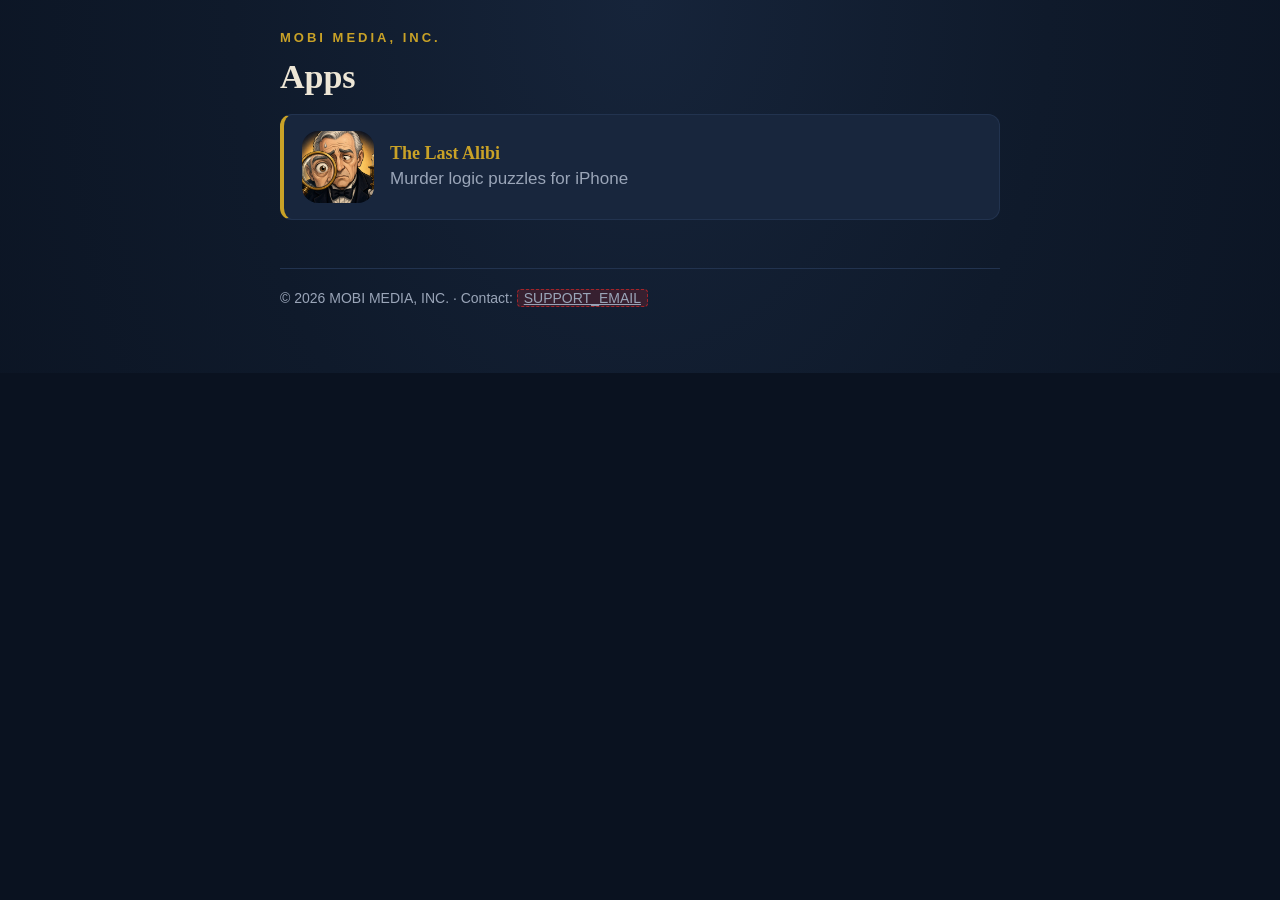
<file: index.html>
<!doctype html>
<html lang="en">
<head>
<meta charset="utf-8">
<meta name="viewport" content="width=device-width,initial-scale=1">
<title>MOBI MEDIA, INC. · Apps</title>
<link rel="icon" href="the-last-alibi/favicon.png">
<link rel="stylesheet" href="the-last-alibi/style.css">
</head>
<body>
<div class="wrap">
<div class="kicker">MOBI MEDIA, INC.</div>
<h1>Apps</h1>
<a href="the-last-alibi/" style="text-decoration:none;color:inherit">
<div class="card" style="display:flex;gap:16px;align-items:center">
  <img src="the-last-alibi/icon-512.jpg" alt="" width="72" height="72" style="border-radius:16px">
  <div><h3 style="margin:0;color:var(--brass)">The Last Alibi</h3><div class="muted">Murder logic puzzles for iPhone</div></div>
</div></a>
<footer>© 2026 MOBI MEDIA, INC. · Contact: <a href="mailto:SUPPORT_EMAIL"><span class="placeholder">SUPPORT_EMAIL</span></a></footer>
</div>
</body>
</html>
</file>
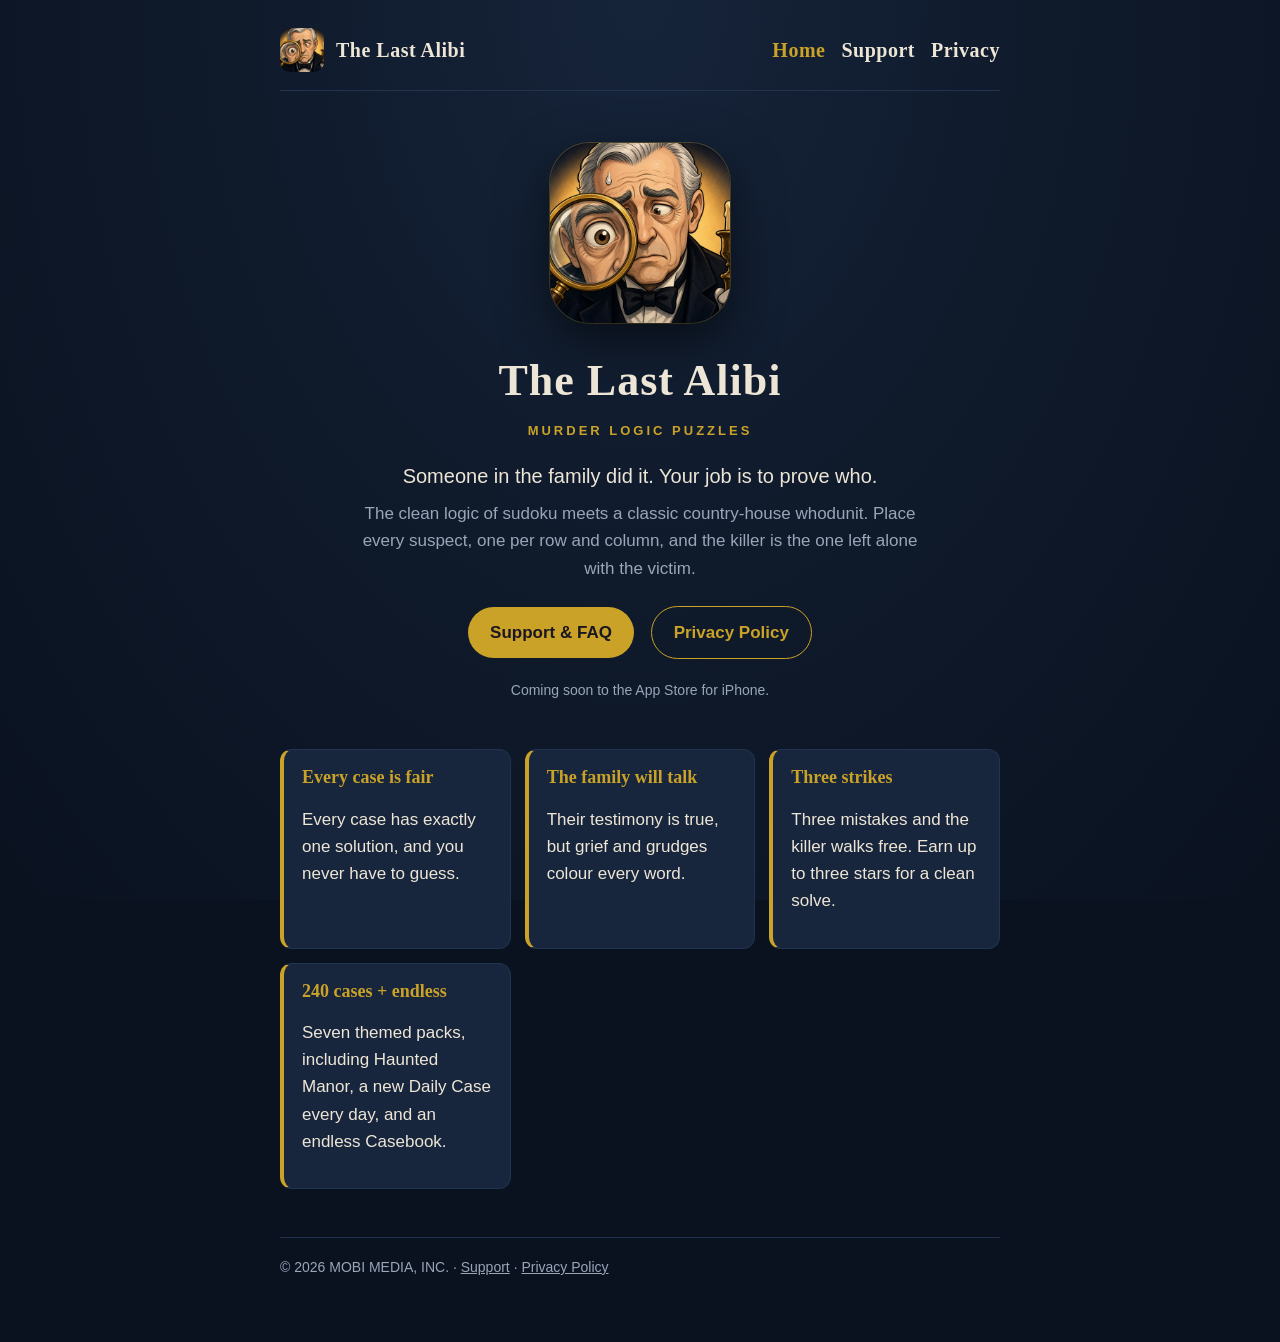
<file: the-last-alibi/index.html>
<!doctype html>
<html lang="en">
<head>
<meta charset="utf-8">
<meta name="viewport" content="width=device-width,initial-scale=1">
<title>The Last Alibi · Murder Logic Puzzles for iPhone</title>
<meta name="description" content="Someone in the family did it. Your job is to prove who. Sudoku-style murder-mystery logic puzzles for iPhone.">
<meta property="og:title" content="The Last Alibi: Murder Logic Puzzles">
<meta property="og:description" content="Someone in the family did it. Your job is to prove who.">
<meta property="og:image" content="https://retroservices1121.github.io/the-last-alibi/icon-512.jpg">
<link rel="icon" href="favicon.png">
<link rel="apple-touch-icon" href="apple-touch-icon.png">
<link rel="stylesheet" href="style.css">
</head>
<body>
<div class="wrap">
<header class="top">
  <img src="icon-512.jpg" alt="">
  <a href="./">The Last Alibi</a>
  <nav><a href="./" aria-current="page">Home</a><a href="support/">Support</a><a href="privacy/">Privacy</a></nav>
</header>

<section class="hero">
  <img src="icon-512.jpg" alt="The Last Alibi app icon" width="180" height="180">
  <h1>The Last Alibi</h1>
  <div class="kicker">Murder Logic Puzzles</div>
  <p style="font-size:20px;margin:18px auto 8px;max-width:560px">Someone in the family did it. Your job is to prove who.</p>
  <p class="muted" style="max-width:560px;margin:0 auto 18px">The clean logic of sudoku meets a classic country-house whodunit. Place every suspect, one per row and column, and the killer is the one left alone with the victim.</p>
  <a class="btn" href="support/">Support &amp; FAQ</a>
  <a class="btn ghost" href="privacy/">Privacy Policy</a>
  <p class="muted" style="font-size:14px">Coming soon to the App Store for iPhone.</p>
</section>

<div class="grid">
  <div class="card"><h3>Every case is fair</h3><p>Every case has exactly one solution, and you never have to guess.</p></div>
  <div class="card"><h3>The family will talk</h3><p>Their testimony is true, but grief and grudges colour every word.</p></div>
  <div class="card"><h3>Three strikes</h3><p>Three mistakes and the killer walks free. Earn up to three stars for a clean solve.</p></div>
  <div class="card"><h3>240 cases + endless</h3><p>Seven themed packs, including Haunted Manor, a new Daily Case every day, and an endless Casebook.</p></div>
</div>

<footer>© 2026 MOBI MEDIA, INC. · <a href="support/">Support</a> · <a href="privacy/">Privacy Policy</a></footer>
</div>
</body>
</html>
</file>
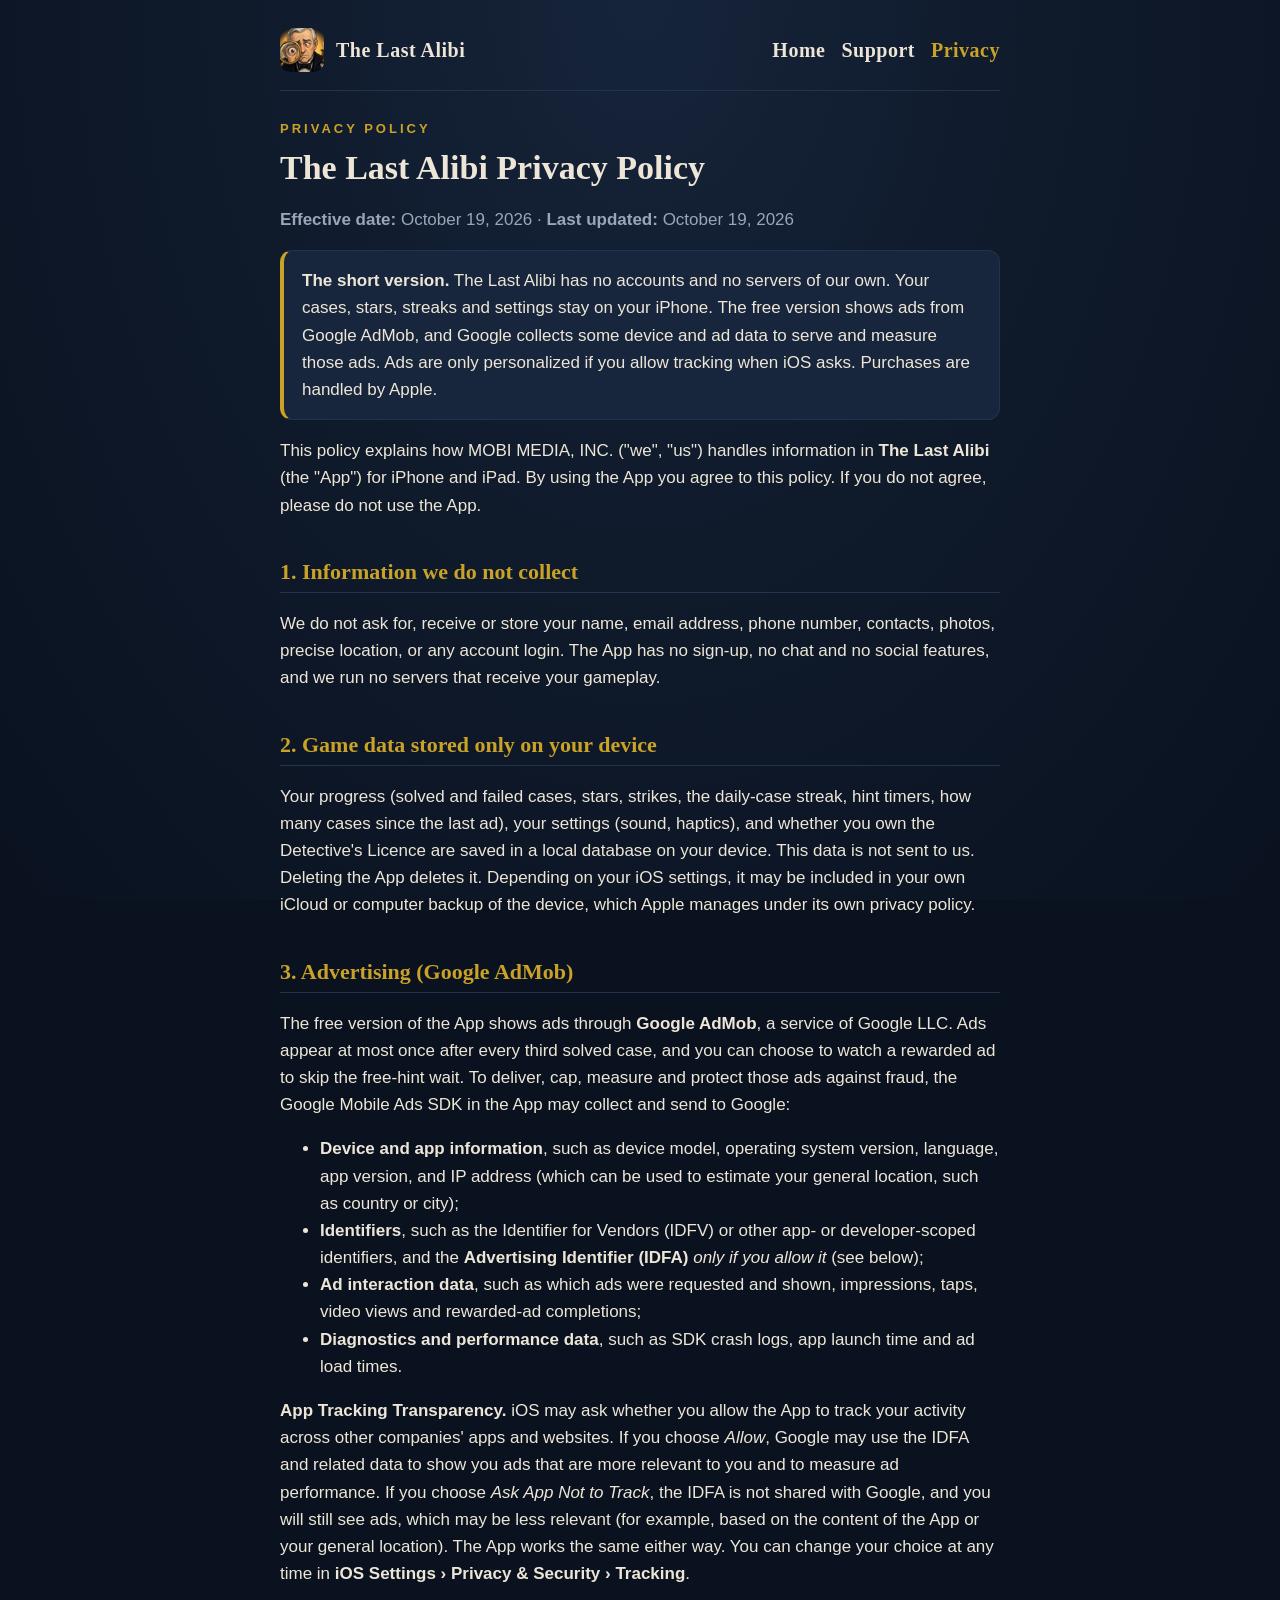
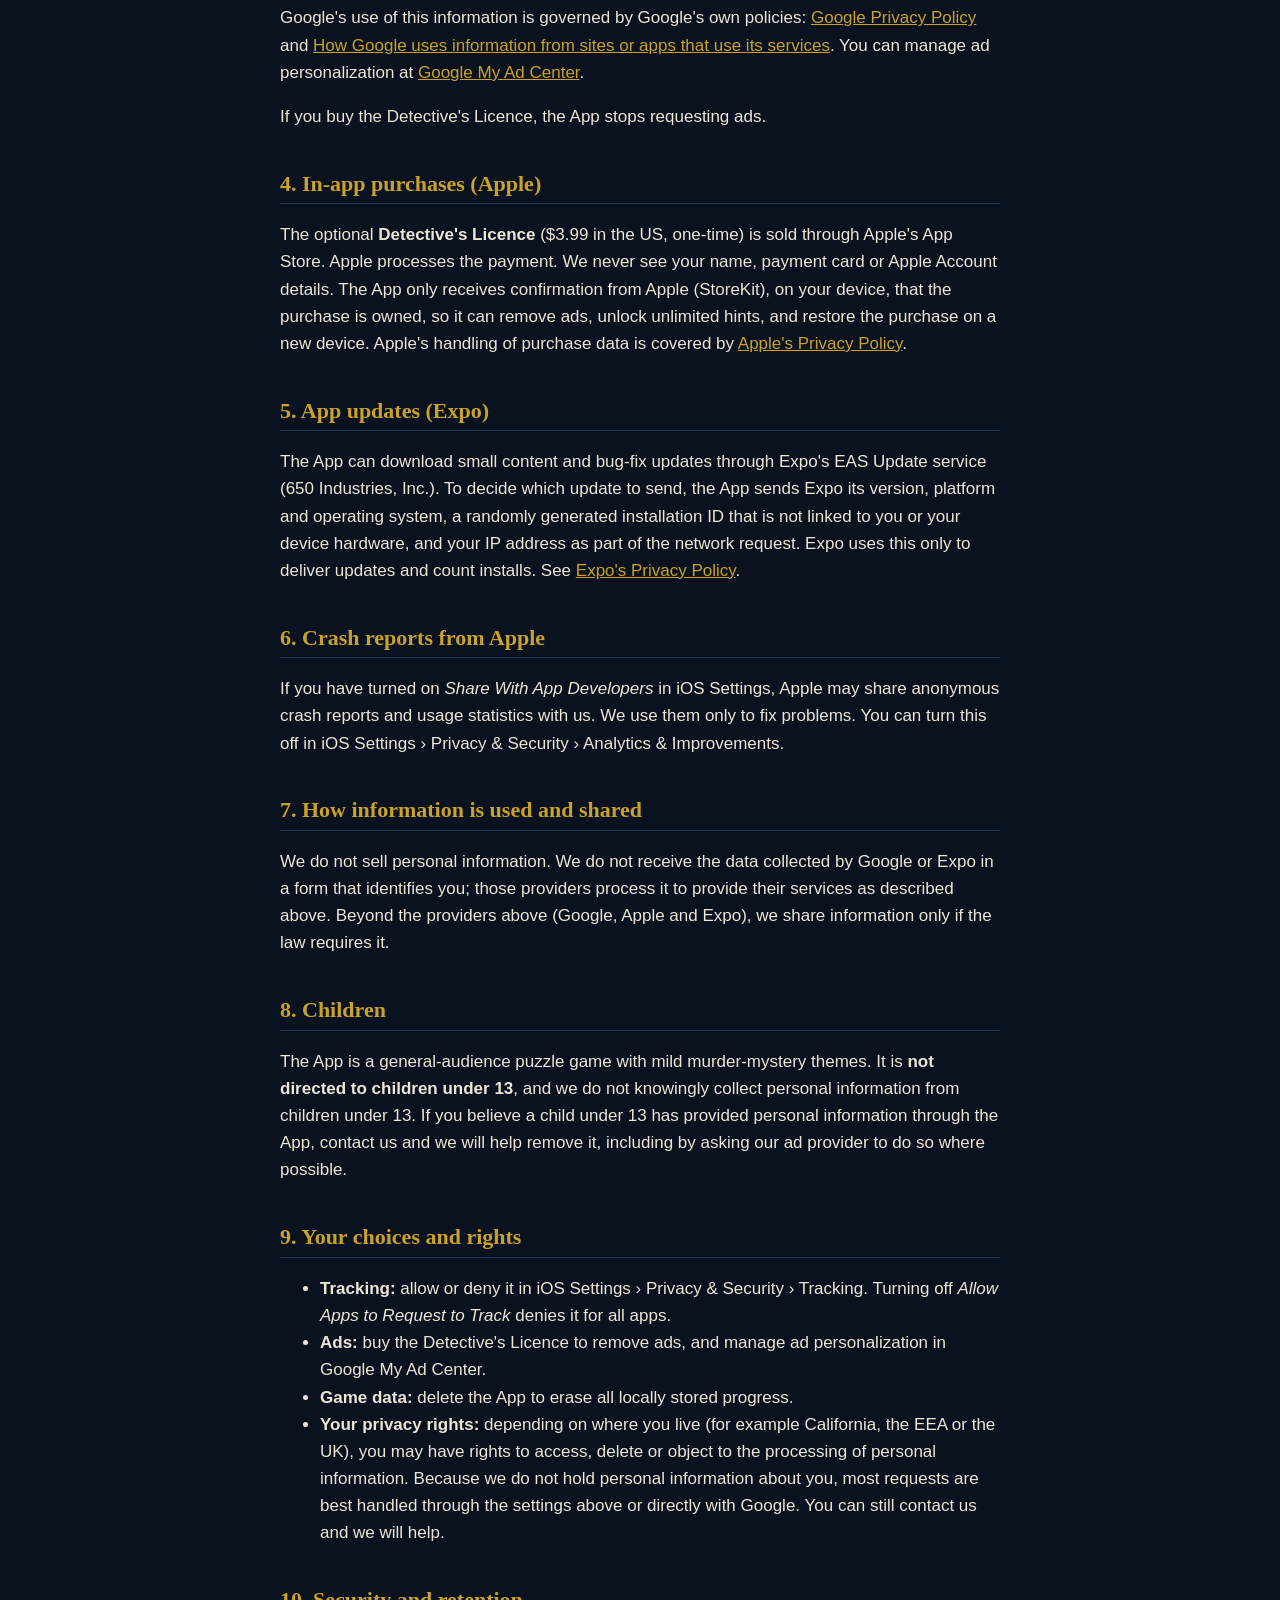
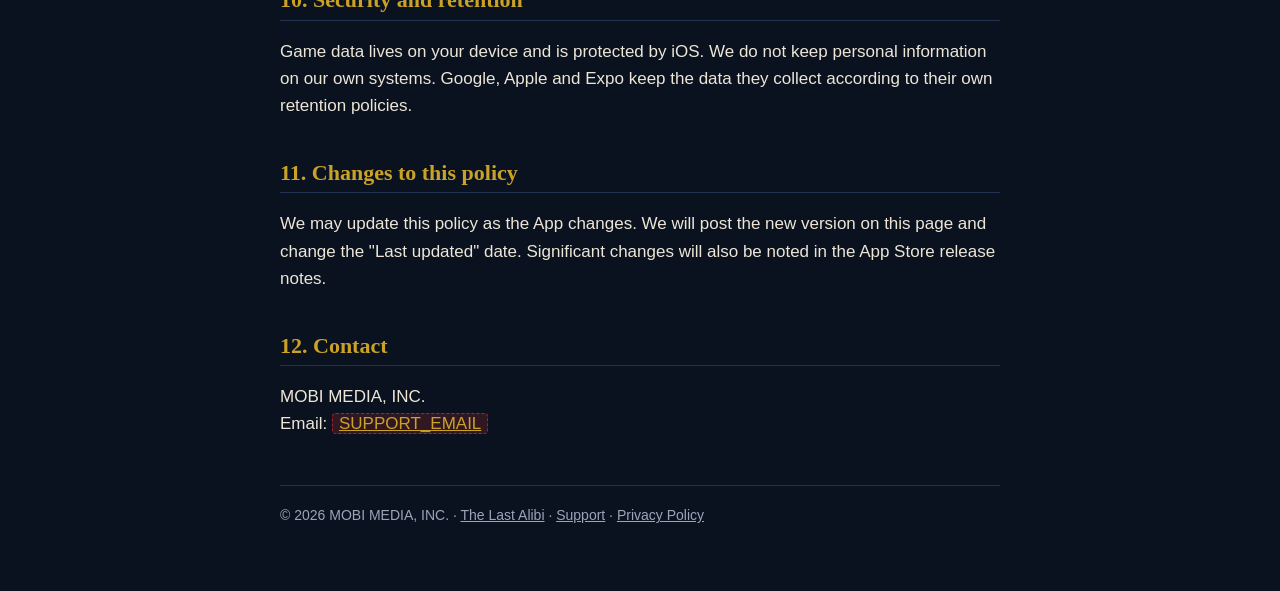
<file: the-last-alibi/privacy/index.html>
<!doctype html>
<html lang="en">
<head>
<meta charset="utf-8">
<meta name="viewport" content="width=device-width,initial-scale=1">
<title>Privacy Policy · The Last Alibi</title>
<meta name="description" content="Privacy Policy for The Last Alibi, a murder-mystery logic puzzle game for iPhone by MOBI MEDIA, INC.">
<link rel="icon" href="../favicon.png">
<link rel="apple-touch-icon" href="../apple-touch-icon.png">
<link rel="stylesheet" href="../style.css">
</head>
<body>
<div class="wrap">
<header class="top">
  <img src="../icon-512.jpg" alt="">
  <a href="../">The Last Alibi</a>
  <nav><a href="../">Home</a><a href="../support/">Support</a><a href="./" aria-current="page">Privacy</a></nav>
</header>

<div class="kicker">Privacy Policy</div>
<h1>The Last Alibi Privacy Policy</h1>
<p class="muted"><strong>Effective date:</strong> October 19, 2026 · <strong>Last updated:</strong> October 19, 2026</p>

<div class="card">
<strong>The short version.</strong> The Last Alibi has no accounts and no servers of our own. Your cases, stars, streaks and settings stay on your iPhone. The free version shows ads from Google AdMob, and Google collects some device and ad data to serve and measure those ads. Ads are only personalized if you allow tracking when iOS asks. Purchases are handled by Apple.
</div>

<p>This policy explains how MOBI MEDIA, INC. ("we", "us") handles information in <strong>The Last Alibi</strong> (the "App") for iPhone and iPad. By using the App you agree to this policy. If you do not agree, please do not use the App.</p>

<h2>1. Information we do not collect</h2>
<p>We do not ask for, receive or store your name, email address, phone number, contacts, photos, precise location, or any account login. The App has no sign-up, no chat and no social features, and we run no servers that receive your gameplay.</p>

<h2>2. Game data stored only on your device</h2>
<p>Your progress (solved and failed cases, stars, strikes, the daily-case streak, hint timers, how many cases since the last ad), your settings (sound, haptics), and whether you own the Detective's Licence are saved in a local database on your device. This data is not sent to us. Deleting the App deletes it. Depending on your iOS settings, it may be included in your own iCloud or computer backup of the device, which Apple manages under its own privacy policy.</p>

<h2>3. Advertising (Google AdMob)</h2>
<p>The free version of the App shows ads through <strong>Google AdMob</strong>, a service of Google LLC. Ads appear at most once after every third solved case, and you can choose to watch a rewarded ad to skip the free-hint wait. To deliver, cap, measure and protect those ads against fraud, the Google Mobile Ads SDK in the App may collect and send to Google:</p>
<ul>
  <li><strong>Device and app information</strong>, such as device model, operating system version, language, app version, and IP address (which can be used to estimate your general location, such as country or city);</li>
  <li><strong>Identifiers</strong>, such as the Identifier for Vendors (IDFV) or other app- or developer-scoped identifiers, and the <strong>Advertising Identifier (IDFA)</strong> <em>only if you allow it</em> (see below);</li>
  <li><strong>Ad interaction data</strong>, such as which ads were requested and shown, impressions, taps, video views and rewarded-ad completions;</li>
  <li><strong>Diagnostics and performance data</strong>, such as SDK crash logs, app launch time and ad load times.</li>
</ul>
<p><strong>App Tracking Transparency.</strong> iOS may ask whether you allow the App to track your activity across other companies' apps and websites. If you choose <em>Allow</em>, Google may use the IDFA and related data to show you ads that are more relevant to you and to measure ad performance. If you choose <em>Ask App Not to Track</em>, the IDFA is not shared with Google, and you will still see ads, which may be less relevant (for example, based on the content of the App or your general location). The App works the same either way. You can change your choice at any time in <strong>iOS Settings › Privacy &amp; Security › Tracking</strong>.</p>
<p>Google's use of this information is governed by Google's own policies: <a href="https://policies.google.com/privacy">Google Privacy Policy</a> and <a href="https://policies.google.com/technologies/partner-sites">How Google uses information from sites or apps that use its services</a>. You can manage ad personalization at <a href="https://adssettings.google.com">Google My Ad Center</a>.</p>
<p>If you buy the Detective's Licence, the App stops requesting ads.</p>

<h2>4. In-app purchases (Apple)</h2>
<p>The optional <strong>Detective's Licence</strong> ($3.99 in the US, one-time) is sold through Apple's App Store. Apple processes the payment. We never see your name, payment card or Apple Account details. The App only receives confirmation from Apple (StoreKit), on your device, that the purchase is owned, so it can remove ads, unlock unlimited hints, and restore the purchase on a new device. Apple's handling of purchase data is covered by <a href="https://www.apple.com/legal/privacy/">Apple's Privacy Policy</a>.</p>

<h2>5. App updates (Expo)</h2>
<p>The App can download small content and bug-fix updates through Expo's EAS Update service (650 Industries, Inc.). To decide which update to send, the App sends Expo its version, platform and operating system, a randomly generated installation ID that is not linked to you or your device hardware, and your IP address as part of the network request. Expo uses this only to deliver updates and count installs. See <a href="https://expo.dev/privacy">Expo's Privacy Policy</a>.</p>

<h2>6. Crash reports from Apple</h2>
<p>If you have turned on <em>Share With App Developers</em> in iOS Settings, Apple may share anonymous crash reports and usage statistics with us. We use them only to fix problems. You can turn this off in iOS Settings › Privacy &amp; Security › Analytics &amp; Improvements.</p>

<h2>7. How information is used and shared</h2>
<p>We do not sell personal information. We do not receive the data collected by Google or Expo in a form that identifies you; those providers process it to provide their services as described above. Beyond the providers above (Google, Apple and Expo), we share information only if the law requires it.</p>

<h2>8. Children</h2>
<p>The App is a general-audience puzzle game with mild murder-mystery themes. It is <strong>not directed to children under 13</strong>, and we do not knowingly collect personal information from children under 13. If you believe a child under 13 has provided personal information through the App, contact us and we will help remove it, including by asking our ad provider to do so where possible.</p>

<h2>9. Your choices and rights</h2>
<ul>
  <li><strong>Tracking:</strong> allow or deny it in iOS Settings › Privacy &amp; Security › Tracking. Turning off <em>Allow Apps to Request to Track</em> denies it for all apps.</li>
  <li><strong>Ads:</strong> buy the Detective's Licence to remove ads, and manage ad personalization in Google My Ad Center.</li>
  <li><strong>Game data:</strong> delete the App to erase all locally stored progress.</li>
  <li><strong>Your privacy rights:</strong> depending on where you live (for example California, the EEA or the UK), you may have rights to access, delete or object to the processing of personal information. Because we do not hold personal information about you, most requests are best handled through the settings above or directly with Google. You can still contact us and we will help.</li>
</ul>

<h2>10. Security and retention</h2>
<p>Game data lives on your device and is protected by iOS. We do not keep personal information on our own systems. Google, Apple and Expo keep the data they collect according to their own retention policies.</p>

<h2>11. Changes to this policy</h2>
<p>We may update this policy as the App changes. We will post the new version on this page and change the "Last updated" date. Significant changes will also be noted in the App Store release notes.</p>

<h2>12. Contact</h2>
<p>MOBI MEDIA, INC.<br>Email: <a href="mailto:SUPPORT_EMAIL"><span class="placeholder">SUPPORT_EMAIL</span></a></p>

<footer>© 2026 MOBI MEDIA, INC. · <a href="../">The Last Alibi</a> · <a href="../support/">Support</a> · <a href="./">Privacy Policy</a></footer>
</div>
</body>
</html>
</file>
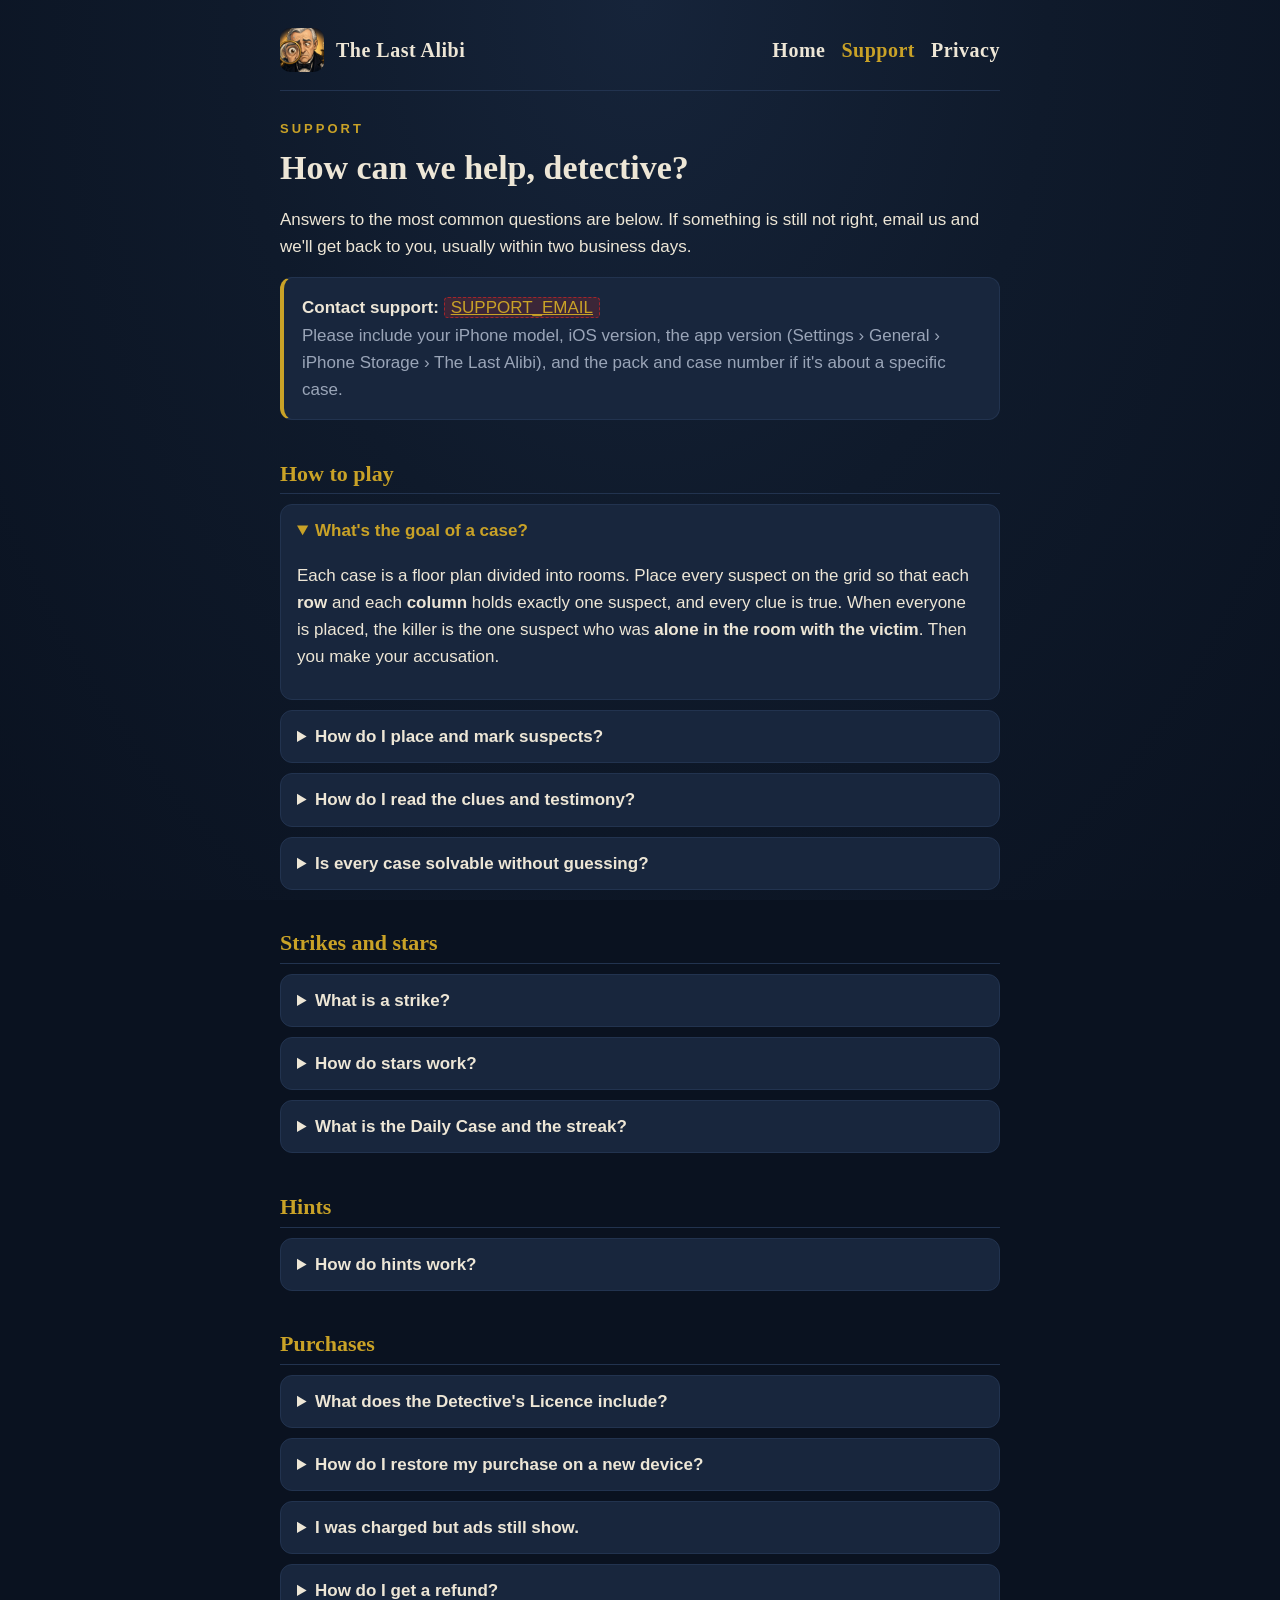
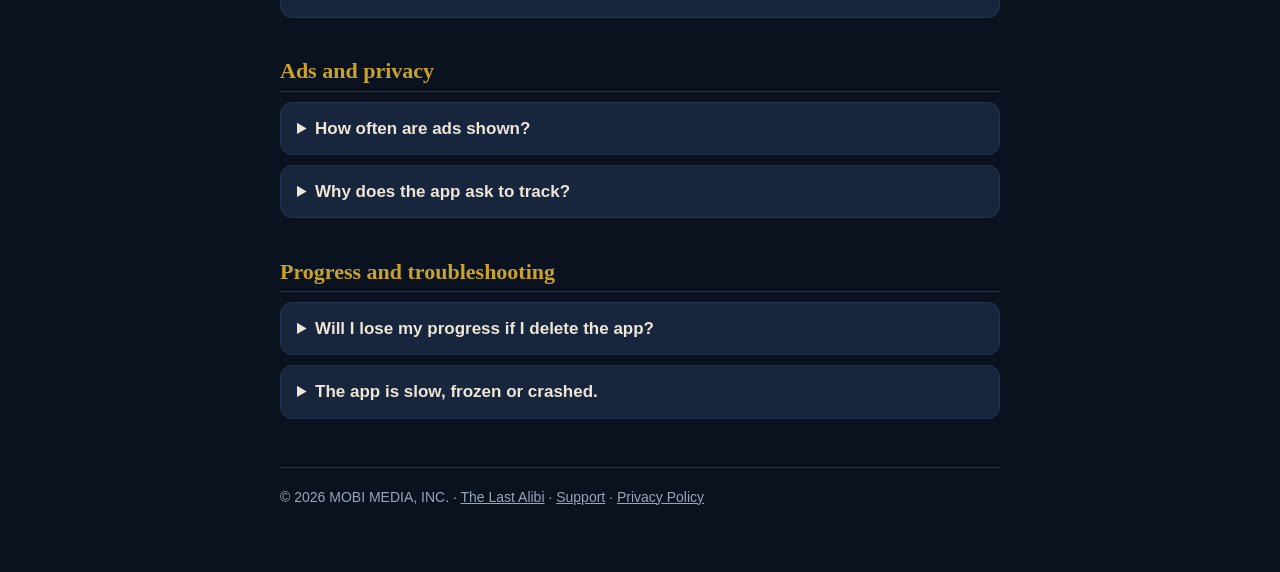
<file: the-last-alibi/support/index.html>
<!doctype html>
<html lang="en">
<head>
<meta charset="utf-8">
<meta name="viewport" content="width=device-width,initial-scale=1">
<title>Support · The Last Alibi</title>
<meta name="description" content="Help, FAQ and contact for The Last Alibi, a murder-mystery logic puzzle game for iPhone.">
<link rel="icon" href="../favicon.png">
<link rel="apple-touch-icon" href="../apple-touch-icon.png">
<link rel="stylesheet" href="../style.css">
</head>
<body>
<div class="wrap">
<header class="top">
  <img src="../icon-512.jpg" alt="">
  <a href="../">The Last Alibi</a>
  <nav><a href="../">Home</a><a href="./" aria-current="page">Support</a><a href="../privacy/">Privacy</a></nav>
</header>

<div class="kicker">Support</div>
<h1>How can we help, detective?</h1>
<p>Answers to the most common questions are below. If something is still not right, email us and we'll get back to you, usually within two business days.</p>

<div class="card">
<strong>Contact support:</strong> <a href="mailto:SUPPORT_EMAIL?subject=The%20Last%20Alibi%20support"><span class="placeholder">SUPPORT_EMAIL</span></a><br>
<span class="muted">Please include your iPhone model, iOS version, the app version (Settings › General › iPhone Storage › The Last Alibi), and the pack and case number if it's about a specific case.</span>
</div>

<h2>How to play</h2>
<details open><summary>What's the goal of a case?</summary>
<p>Each case is a floor plan divided into rooms. Place every suspect on the grid so that each <strong>row</strong> and each <strong>column</strong> holds exactly one suspect, and every clue is true. When everyone is placed, the killer is the one suspect who was <strong>alone in the room with the victim</strong>. Then you make your accusation.</p></details>
<details><summary>How do I place and mark suspects?</summary>
<p>Pick a suspect from the tiles under the board, then tap a cell to place them. Switch on <strong>Mark</strong> to pencil an X in a cell you've ruled out. Tap it again to remove the mark. <strong>Undo</strong> steps back one move, and <strong>Clear</strong> empties the board.</p></details>
<details><summary>How do I read the clues and testimony?</summary>
<p>Select a suspect to see their clue card. Family members' testimony is always <em>true</em>, but they phrase it to protect themselves or blame someone else, so read exactly what is said, not what is implied.</p></details>
<details><summary>Is every case solvable without guessing?</summary>
<p>Yes. Every case has exactly one solution, checked by our puzzle engine, and can be solved by logic alone. If a case seems impossible, look for a clue about a room, a row or a neighbour that you haven't used yet, or take a hint.</p></details>

<h2>Strikes and stars</h2>
<details><summary>What is a strike?</summary>
<p>Placing a suspect in a spot that contradicts the solution costs a strike. The board flashes red and the placement is rejected. You have <strong>three strikes</strong> per case. The third strike fails the case, and the killer walks free. Accusing the wrong suspect also fails the case. You can always retry a failed case.</p></details>
<details><summary>How do stars work?</summary>
<p>Solved cases earn stars based on strikes: <strong>★★★</strong> with no strikes, <strong>★★</strong> with one, <strong>★</strong> with two. Replaying a case keeps your best result. The total on each pack card shows your stars out of 3 per case.</p></details>
<details><summary>What is the Daily Case and the streak?</summary>
<p>A new Daily Case appears every day, the same for every player. Solve it on consecutive days to grow your streak.</p></details>

<h2>Hints</h2>
<details><summary>How do hints work?</summary>
<p>Hints are always free. Tap <strong>Hint</strong> and the game reveals the next logical step. In the free version there's a short wait between hints. You can wait it out, or optionally watch a short ad to skip the wait. With the Detective's Licence, hints are unlimited and instant.</p></details>

<h2>Purchases</h2>
<details><summary>What does the Detective's Licence include?</summary>
<p>It's a one-time purchase ($3.99 in the US) that removes all ads and gives unlimited, instant hints, forever. It's not a subscription.</p></details>
<details><summary>How do I restore my purchase on a new device?</summary>
<p>Sign in to the App Store with the same Apple Account you used to buy it, open <strong>Settings &amp; Store</strong> in the app, and tap <strong>Restore purchases</strong>. If Family Sharing isn't enabled, the purchase can only be restored on the Apple Account that bought it.</p></details>
<details><summary>I was charged but ads still show.</summary>
<p>Tap <strong>Restore purchases</strong> in Settings &amp; Store first. If that doesn't help, make sure you're signed in with the Apple Account that made the purchase, and email us with the date of purchase. Do not send card details.</p></details>
<details><summary>How do I get a refund?</summary>
<p>Apple handles all payments, so refunds are requested from Apple at <a href="https://reportaproblem.apple.com">reportaproblem.apple.com</a>.</p></details>

<h2>Ads and privacy</h2>
<details><summary>How often are ads shown?</summary>
<p>At most one ad after every third solved case, never in the middle of a case. Rewarded ads are only shown if you choose to watch one to skip the hint wait.</p></details>
<details><summary>Why does the app ask to track?</summary>
<p>iOS asks whether our ad provider (Google AdMob) may use your device's advertising identifier to show more relevant ads. The game works exactly the same whether you allow it or not. You can change it any time in iOS Settings › Privacy &amp; Security › Tracking. See our <a href="../privacy/">Privacy Policy</a>.</p></details>

<h2>Progress and troubleshooting</h2>
<details><summary>Will I lose my progress if I delete the app?</summary>
<p>Progress is stored only on your device, with no account. Deleting the app deletes your progress. It may come back if you restore the whole device from an iCloud or computer backup. Your Detective's Licence can always be restored.</p></details>
<details><summary>The app is slow, frozen or crashed.</summary>
<p>Force-quit the app (swipe it away in the app switcher) and reopen it, and make sure you have the latest version from the App Store. If it keeps happening, email us with your device model and iOS version.</p></details>

<footer>© 2026 MOBI MEDIA, INC. · <a href="../">The Last Alibi</a> · <a href="./">Support</a> · <a href="../privacy/">Privacy Policy</a></footer>
</div>
</body>
</html>
</file>
<file: the-last-alibi/style.css>
:root{--bg:#0F1A2B;--deep:#0A1220;--panel:#18263D;--panelhi:#22334F;--ivory:#EDE6D6;--dim:#9AA5B8;--brass:#C9A227;--brassdeep:#8F7219;--blood:#A3242A}
*{box-sizing:border-box}
html{background:var(--deep)}
body{margin:0;background:radial-gradient(ellipse at top,#16243a 0%,var(--bg) 45%,var(--deep) 100%) fixed;color:var(--ivory);font:17px/1.6 -apple-system,BlinkMacSystemFont,"Segoe UI",Roboto,Helvetica,Arial,sans-serif;-webkit-font-smoothing:antialiased}
a{color:var(--brass)}a:hover{color:#e3bf45}
.wrap{max-width:760px;margin:0 auto;padding:28px 20px 64px}
header.top{display:flex;align-items:center;gap:12px;padding-bottom:18px;border-bottom:1px solid var(--panelhi);margin-bottom:28px}
header.top img{width:44px;height:44px;border-radius:10px}
header.top a{text-decoration:none;color:var(--ivory);font-family:Georgia,"Times New Roman",serif;font-weight:700;font-size:20px;letter-spacing:.5px}
nav{margin-left:auto;display:flex;gap:16px;font-size:15px}
nav a{color:var(--dim);text-decoration:none}nav a:hover,nav a[aria-current]{color:var(--brass)}
h1,h2,h3{font-family:Georgia,"Times New Roman",serif;line-height:1.25}
h1{font-size:34px;margin:.2em 0 .3em;color:var(--ivory)}
h2{font-size:22px;color:var(--brass);margin:1.8em 0 .4em;padding-bottom:6px;border-bottom:1px solid var(--panelhi)}
h3{font-size:18px;margin:1.3em 0 .3em}
.kicker{color:var(--brass);font-weight:800;letter-spacing:3px;font-size:13px;text-transform:uppercase}
.muted{color:var(--dim)}
.card{background:var(--panel);border:1px solid var(--panelhi);border-left:4px solid var(--brass);border-radius:12px;padding:16px 18px;margin:16px 0}
.hero{text-align:center;padding:24px 0 8px}
.hero img{width:180px;height:180px;border-radius:40px;box-shadow:0 18px 50px rgba(0,0,0,.55),0 0 0 1px rgba(201,162,39,.35)}
.hero h1{font-size:44px;margin-top:22px;letter-spacing:1px}
.btn{display:inline-block;background:var(--brass);color:#1A1622;font-weight:800;text-decoration:none;padding:12px 22px;border-radius:999px;margin:6px}
.btn.ghost{background:transparent;color:var(--brass);border:1.5px solid var(--brass)}
.btn:hover{filter:brightness(1.08);color:#1A1622}.btn.ghost:hover{color:#e3bf45}
.grid{display:grid;grid-template-columns:repeat(auto-fit,minmax(210px,1fr));gap:14px;margin:26px 0}
.grid .card{margin:0}
.grid h3{margin-top:0;color:var(--brass)}
details{background:var(--panel);border:1px solid var(--panelhi);border-radius:12px;padding:12px 16px;margin:10px 0}
summary{cursor:pointer;font-weight:700;color:var(--ivory)}
details[open] summary{color:var(--brass);margin-bottom:6px}
table{width:100%;border-collapse:collapse;font-size:15px;margin:12px 0}
th,td{text-align:left;vertical-align:top;padding:8px 10px;border-bottom:1px solid var(--panelhi)}
th{color:var(--brass);font-weight:700}
.placeholder{background:rgba(163,36,42,.25);border:1px dashed var(--blood);padding:0 6px;border-radius:4px}
footer{margin-top:48px;padding-top:18px;border-top:1px solid var(--panelhi);color:var(--dim);font-size:14px}
footer a{color:var(--dim)}
</file>
